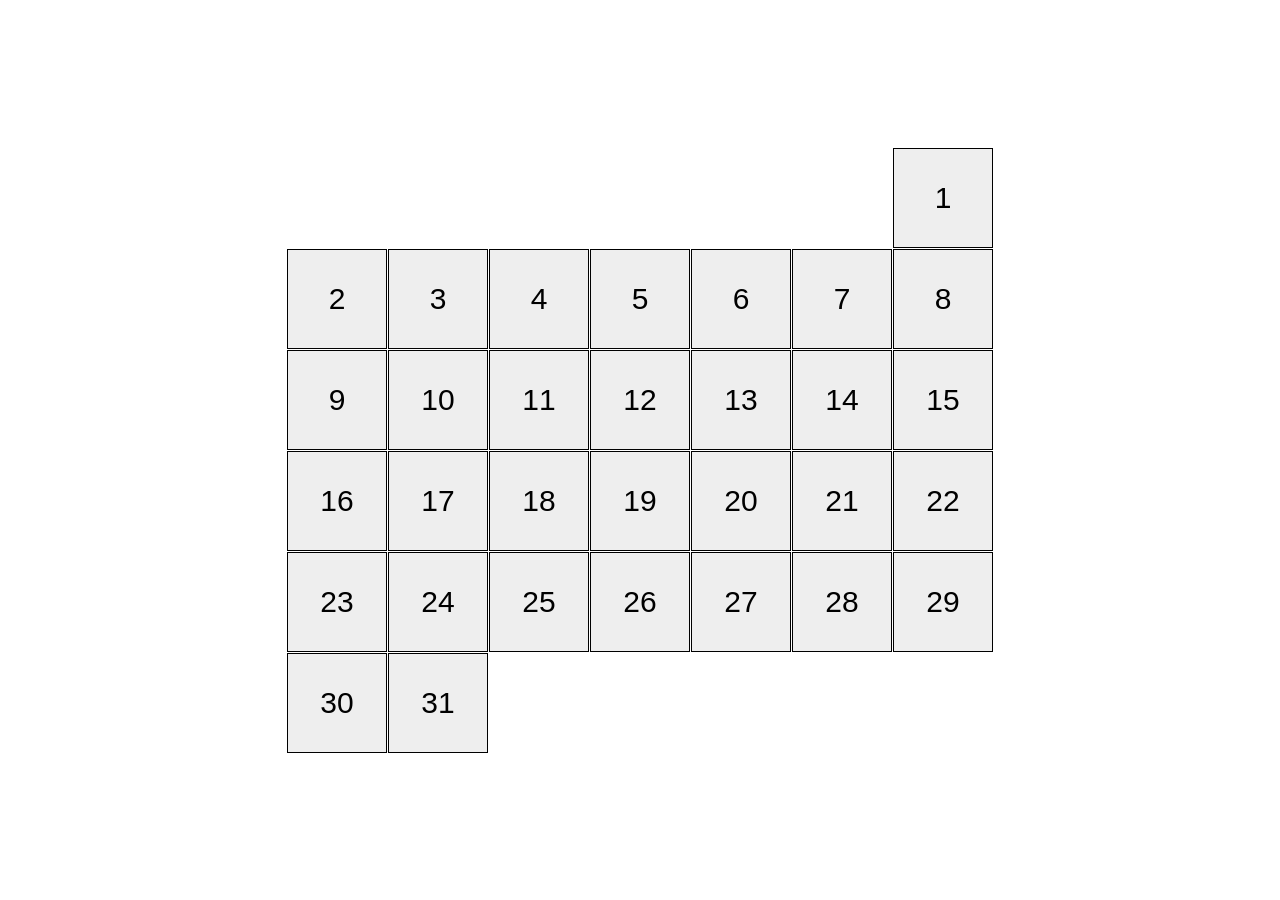
<file: index.html>
<!doctype html><html lang="en"><head><meta charset="utf-8"><meta name="viewport" content="width=device-width, initial-scale=1.0"><title>Calendar</title><link rel="stylesheet" href="index.8bf6ac82.css"></head><body> <div class="container"> <div class="calendar calendar--month-length-31 calendar--start-day-sun"> <div class="calendar__day"></div> <div class="calendar__day"></div> <div class="calendar__day"></div> <div class="calendar__day"></div> <div class="calendar__day"></div> <div class="calendar__day"></div> <div class="calendar__day"></div> <div class="calendar__day"></div> <div class="calendar__day"></div> <div class="calendar__day"></div> <div class="calendar__day"></div> <div class="calendar__day"></div> <div class="calendar__day"></div> <div class="calendar__day"></div> <div class="calendar__day"></div> <div class="calendar__day"></div> <div class="calendar__day"></div> <div class="calendar__day"></div> <div class="calendar__day"></div> <div class="calendar__day"></div> <div class="calendar__day"></div> <div class="calendar__day"></div> <div class="calendar__day"></div> <div class="calendar__day"></div> <div class="calendar__day"></div> <div class="calendar__day"></div> <div class="calendar__day"></div> <div class="calendar__day"></div> <div class="calendar__day"></div> <div class="calendar__day"></div> <div class="calendar__day"></div> </div> </div> </body></html>
</file>
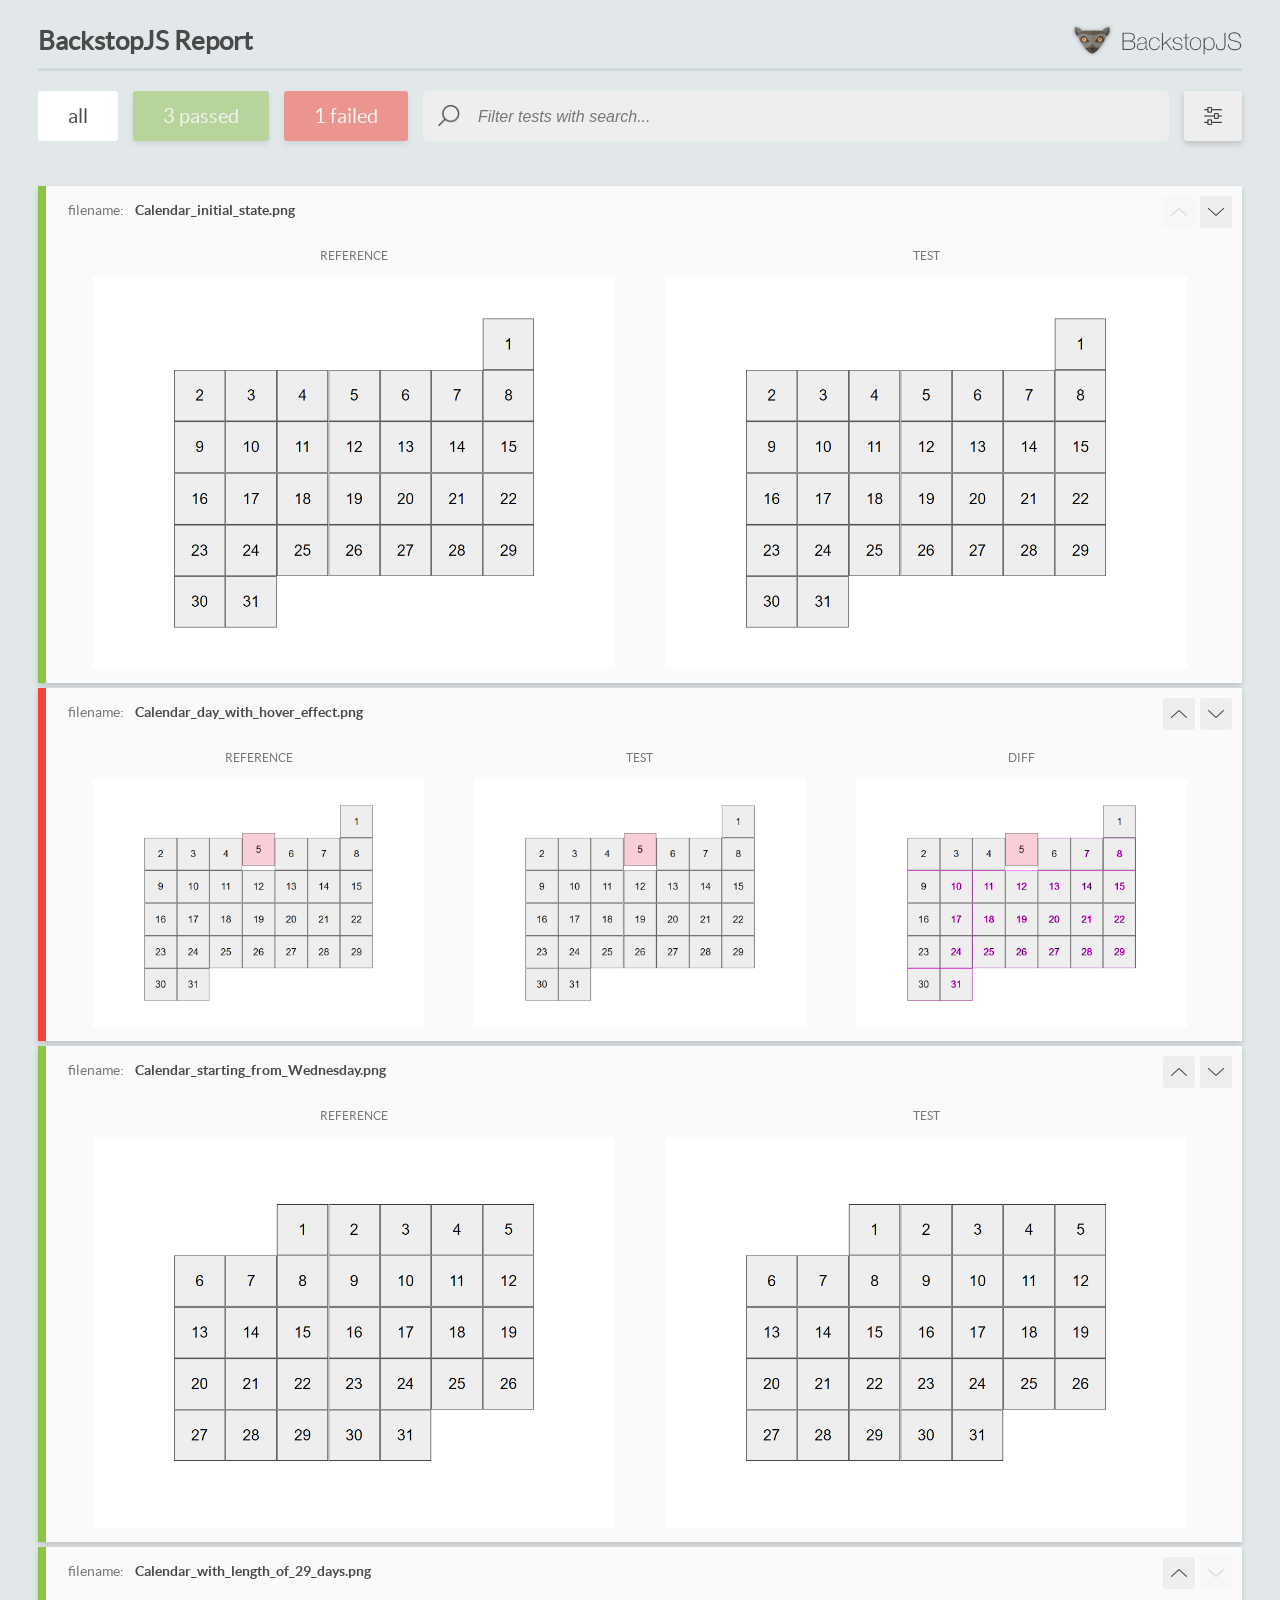
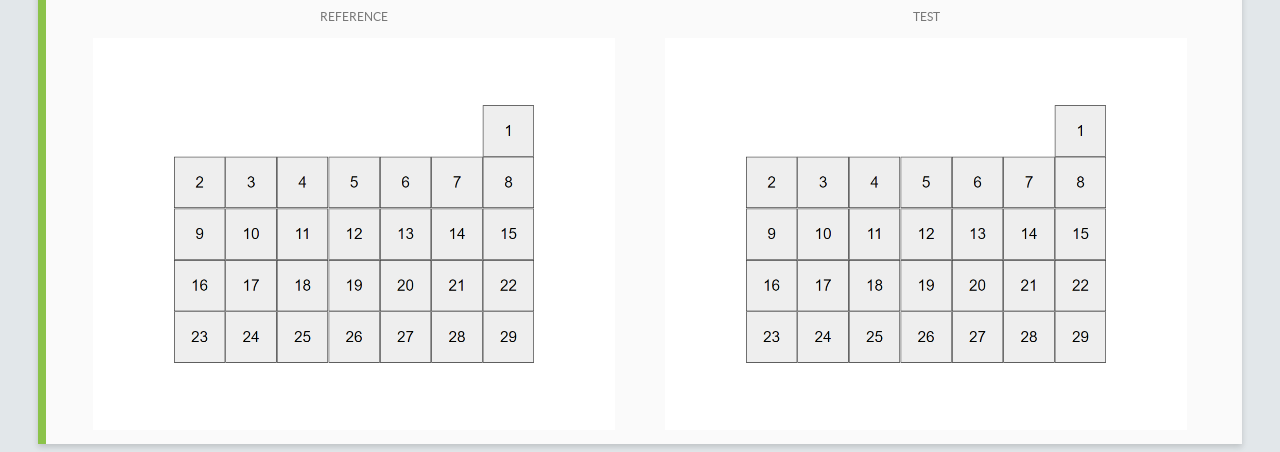
<file: report/html_report/index.html>
<!DOCTYPE html>
<html>
  <head>
    <meta charset="utf-8">
    <!-- Disable Cache -->
    <meta http-equiv="Cache-Control" content="no-cache, no-store, must-revalidate">
    <meta http-equiv="Pragma" content="no-cache">
    <meta http-equiv="Expires" content="0">

    <title>BackstopJS Report</title>

    <style>
      @font-face {
          font-family: 'latoregular';
          src: url('./assets/fonts/lato-regular-webfont.woff2') format('woff2'),
              url('./assets/fonts/lato-regular-webfont.woff') format('woff');
          font-weight: 400;
          font-style: normal;
      }
      @font-face {
          font-family: 'latobold';
          src: url('./assets/fonts/lato-bold-webfont.woff2') format('woff2'),
              url('./assets/fonts/lato-bold-webfont.woff') format('woff');
          font-weight: 700;
          font-style: normal;
      }

      .ReactModal__Body--open {
          overflow: hidden;
      }
      .ReactModal__Body--open .header {
        display: none;
      }

    </style>
  </head>
  <body style="background-color: #E2E7EA">
    <div id="root">

    </div>
    <script>
      function report (report) { // eslint-disable-line no-unused-vars
        window.tests = report;
      }
    </script>
    <script src="config.js"></script>
    <script src="index_bundle.js"></script>
  </body>
</html>
</file>
<file: index.8bf6ac82.css>
.calendar{flex-wrap:wrap;gap:1px;width:706px;padding:10px;display:flex}.calendar__day{box-sizing:border-box;cursor:pointer;background-color:#eee;border:1px solid #000;width:100px;height:100px;transition-property:background-color,transform;transition-duration:.5s;transition-timing-function:ease;position:relative}.calendar__day:hover{background-color:#ffbfcb;transform:translateY(-20px)}.calendar__day:before{content:"";justify-content:center;align-items:center;width:100%;height:100%;font-size:30px;display:flex;position:absolute;top:0;left:0}.calendar__day:first-child:before{content:"1"}.calendar__day:nth-child(2):before{content:"2"}.calendar__day:nth-child(3):before{content:"3"}.calendar__day:nth-child(4):before{content:"4"}.calendar__day:nth-child(5):before{content:"5"}.calendar__day:nth-child(6):before{content:"6"}.calendar__day:nth-child(7):before{content:"7"}.calendar__day:nth-child(8):before{content:"8"}.calendar__day:nth-child(9):before{content:"9"}.calendar__day:nth-child(10):before{content:"10"}.calendar__day:nth-child(11):before{content:"11"}.calendar__day:nth-child(12):before{content:"12"}.calendar__day:nth-child(13):before{content:"13"}.calendar__day:nth-child(14):before{content:"14"}.calendar__day:nth-child(15):before{content:"15"}.calendar__day:nth-child(16):before{content:"16"}.calendar__day:nth-child(17):before{content:"17"}.calendar__day:nth-child(18):before{content:"18"}.calendar__day:nth-child(19):before{content:"19"}.calendar__day:nth-child(20):before{content:"20"}.calendar__day:nth-child(21):before{content:"21"}.calendar__day:nth-child(22):before{content:"22"}.calendar__day:nth-child(23):before{content:"23"}.calendar__day:nth-child(24):before{content:"24"}.calendar__day:nth-child(25):before{content:"25"}.calendar__day:nth-child(26):before{content:"26"}.calendar__day:nth-child(27):before{content:"27"}.calendar__day:nth-child(28):before{content:"28"}.calendar__day:nth-child(29):before{content:"29"}.calendar__day:nth-child(30):before{content:"30"}.calendar__day:nth-child(31):before{content:"31"}.calendar--start-day-mon .calendar__day:first-child{margin-left:0}.calendar--start-day-tue .calendar__day:first-child{margin-left:101px}.calendar--start-day-wed .calendar__day:first-child{margin-left:202px}.calendar--start-day-thu .calendar__day:first-child{margin-left:303px}.calendar--start-day-fri .calendar__day:first-child{margin-left:404px}.calendar--start-day-sat .calendar__day:first-child{margin-left:505px}.calendar--start-day-sun .calendar__day:first-child{margin-left:606px}.calendar--month-length-28 .calendar__day:nth-child(n+29),.calendar--month-length-29 .calendar__day:nth-child(n+30),.calendar--month-length-30 .calendar__day:nth-child(n+31),.calendar--month-length-31 .calendar__day:nth-child(n+32){display:none}body{margin:0;padding:0;font-family:Arial,sans-serif}.container{justify-content:center;align-items:center;height:100vh;display:flex}
/*# sourceMappingURL=index.8bf6ac82.css.map */
</file>
